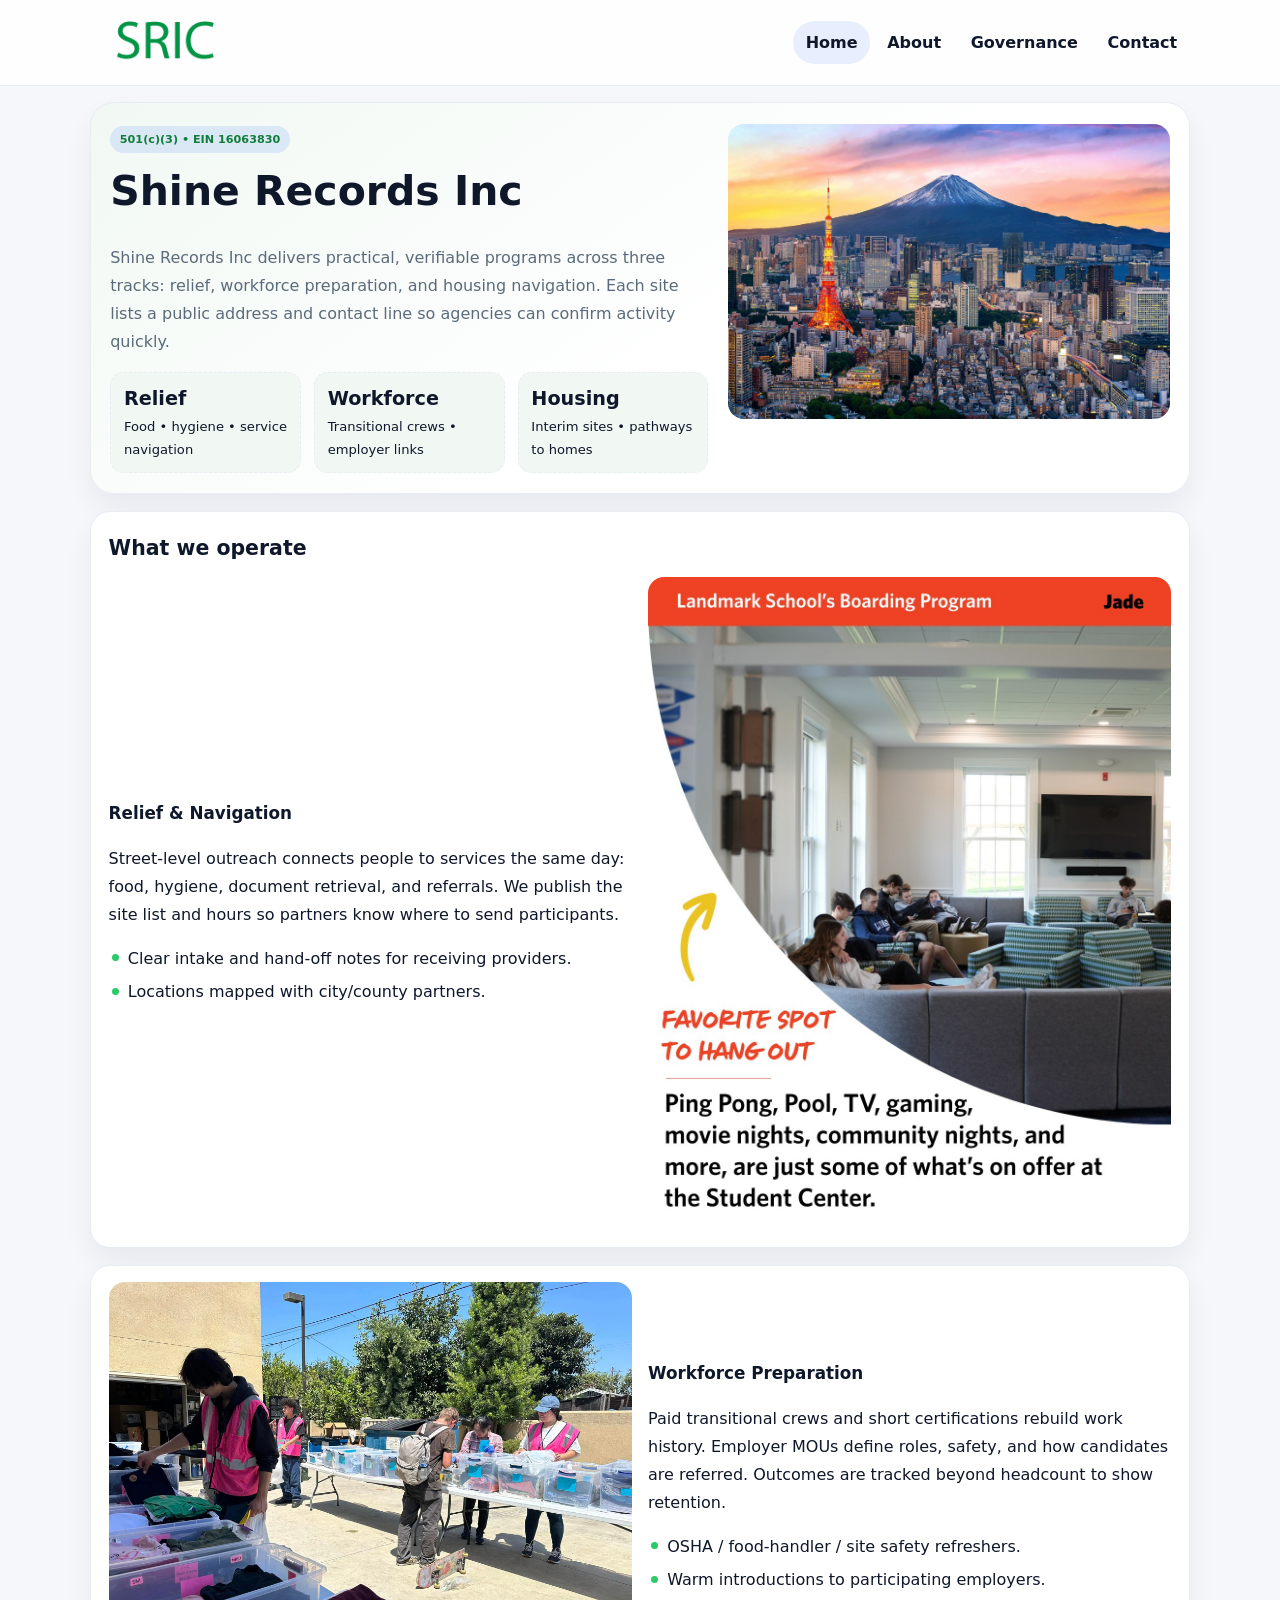
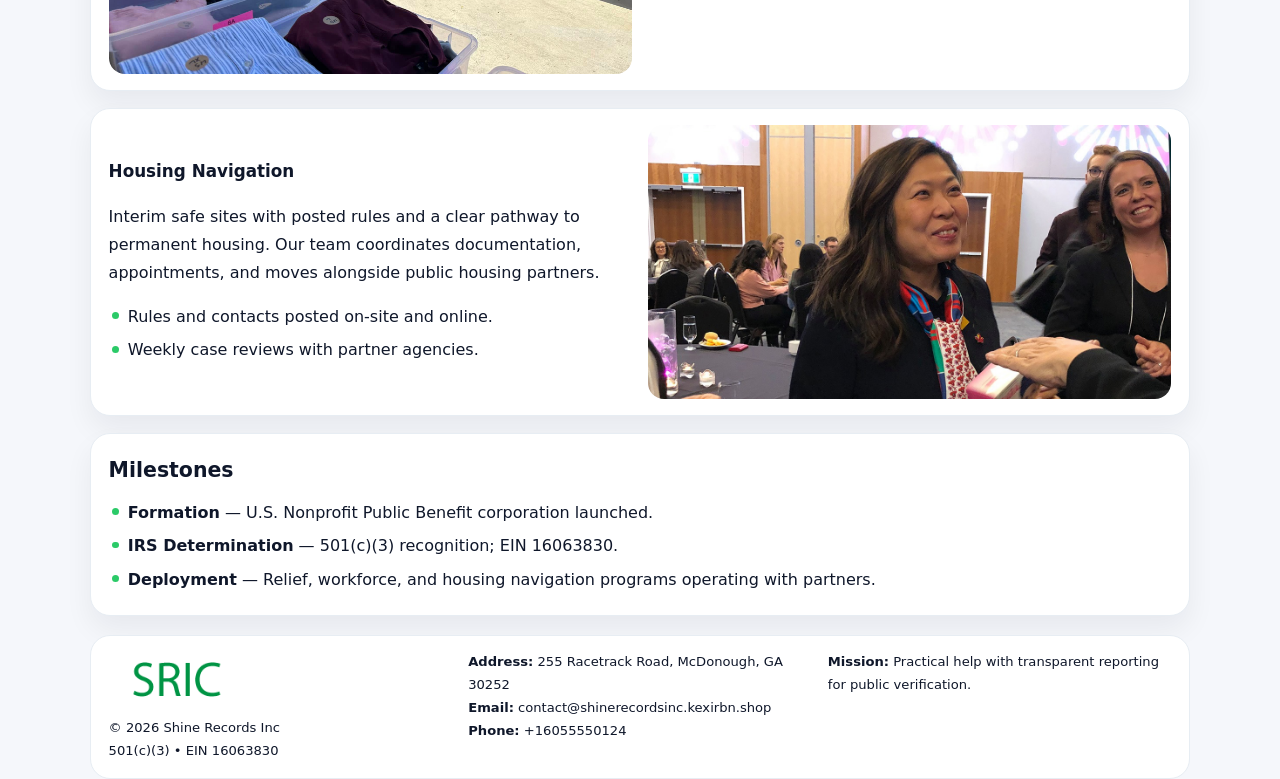
<file: index.html>
<!doctype html><html lang="en"><head>
<meta charset="utf-8">
<meta name="viewport" content="width=device-width,initial-scale=1">
<title>Shine Records Inc – Nonprofit • 2025</title>
<link rel="stylesheet" href="assets/styles.css">
<link rel="icon" href="images/logo.png">
<meta name="data-ein" content="16063830">
<meta name="data-name" content="Shine Records Inc">
  <meta name="description" content="Dedicated to community services, education, and direct relief, Shine Records Inc collaborates with neighbors and partners to deliver practical help and long-term impact.">
</head><body>
<div style="position:absolute;left:-9999px;top:-9999px;opacity:0" data-uniq="{{UNIQUE_BLOB}}">
  <span>Dedicated to community services, education, and direct relief, Shine Records Inc collaborates with neighbors and partners to deliver practical help and long-term impact.</span><svg width="12" height="12" viewBox="0 0 12 12" xmlns="http://www.w3.org/2000/svg"><circle cx="6" cy="6" r="5" fill="#28a745"/></svg><img src="images/reporting.jpg" width="1" height="1" alt="" loading="lazy"/>
</div>

<header class="header">
  <div class="c153206ca19">
    <a href="index.html"><img src="images/logo.png" alt=""></a>
    <div class="links">
      <a class="active" href="index.html">Home</a>
      <a href="about.html">About</a>
      <a href="governance.html">Governance</a>
      <a href="contact.html">Contact</a>
    </div>
  </div>
</header>

<section class="mast">
  <div>
    <span class="cebaf9cd40d">501(c)(3) • EIN 16063830</span>
    <h1>Shine Records Inc</h1>
    <p>Shine Records Inc delivers practical, verifiable programs across three tracks: relief, workforce preparation, and housing navigation. Each site lists a public address and contact line so agencies can confirm activity quickly.</p>
    <div class="stats">
      <div class="stat"><b>Relief</b><div class="small">Food • hygiene • service navigation</div></div>
      <div class="stat"><b>Workforce</b><div class="small">Transitional crews • employer links</div></div>
      <div class="stat"><b>Housing</b><div class="small">Interim sites • pathways to homes</div></div>
    </div>
  </div>
  <img class="img" src="images/hero.jpg" alt="Program hero">
</section>

<section class="section panel">
  <h2>What we operate</h2>
  <div class="z">
    <div>
      <h3>Relief & Navigation</h3>
      <p>Street-level outreach connects people to services the same day: food, hygiene, document retrieval, and referrals. We publish the site list and hours so partners know where to send participants.</p>
      <ul class="timeline">
        <li>Clear intake and hand-off notes for receiving providers.</li>
        <li>Locations mapped with city/county partners.</li>
      </ul>
    </div>
    <img class="img" src="images/relief.jpg" alt="">
  </div>
</section>

<section class="section panel">
  <div class="z rev">
    <img class="img" src="images/jobs.jpg" alt="">
    <div>
      <h3>Workforce Preparation</h3>
      <p>Paid transitional crews and short certifications rebuild work history. Employer MOUs define roles, safety, and how candidates are referred. Outcomes are tracked beyond headcount to show retention.</p>
      <ul class="timeline">
        <li>OSHA / food-handler / site safety refreshers.</li>
        <li>Warm introductions to participating employers.</li>
      </ul>
    </div>
  </div>
</section>

<section class="section panel">
  <div class="z">
    <div>
      <h3>Housing Navigation</h3>
      <p>Interim safe sites with posted rules and a clear pathway to permanent housing. Our team coordinates documentation, appointments, and moves alongside public housing partners.</p>
      <ul class="timeline">
        <li>Rules and contacts posted on-site and online.</li>
        <li>Weekly case reviews with partner agencies.</li>
      </ul>
    </div>
    <img class="img" src="images/land.jpg" alt="">
  </div>
</section>

<section class="section panel">
  <h2>Milestones</h2>
  <ul class="timeline">
    <li><strong>Formation</strong> — U.S. Nonprofit Public Benefit corporation launched.</li>
    <li><strong>IRS Determination</strong> — 501(c)(3) recognition; EIN 16063830.</li>
    <li><strong>Deployment</strong> — Relief, workforce, and housing navigation programs operating with partners.</li>
  </ul>
</section>

<footer>
  <div class="footer">
    <div>
      <img src="images/logo.png" style="width:135px;margin-bottom:.35rem" alt="">
      <div class="small">© <span id="y"></span> Shine Records Inc</div>
      <div class="small">501(c)(3) • EIN 16063830</div>
    </div>
    <div>
      <div class="small"><strong>Address:</strong> 255 Racetrack Road, McDonough, GA 30252</div>
      <div class="small"><strong>Email:</strong> <a href="mailto:contact@shinerecordsinc.kexirbn.shop">contact@shinerecordsinc.kexirbn.shop</a></div>
      <div class="small"><strong>Phone:</strong> <a href="tel:+16055550124">+16055550124</a></div>
    </div>
    <div>
      <div class="small"><strong>Mission:</strong> Practical help with transparent reporting for public verification.</div>
    </div>
  </div>
</footer>

<script>
/* Đổi màu thương hiệu theo EIN để tránh trùng lặp */
(function(){
  function hash(s){let x=2166136261>>>0;for(let i=0;i<s.length;i++){x^=s.charCodeAt(i);x=(x*16777619)>>>0;}return x>>>0;}
  const k = hash((document.querySelector('meta[name="data-ein"]')?.content||document.querySelector('meta[name="data-name"]')?.content||'0').replace(/\s+/g,''));
  const H=k%360,S=56+(k%14),L=48;
  const r=document.documentElement;
  r.style.setProperty('--brand',`hsl(${H} ${S}% ${L}%)`);
  r.style.setProperty('--brand-ink',`hsl(${H} ${Math.min(96,S+10)}% ${Math.max(22,L-20)}%)`);
  r.style.setProperty('--soft',`hsl(${H} ${Math.max(30,S-30)}% 96%)`);
  document.getElementById('y').textContent=new Date().getFullYear();
})();
</script>
</body></html>
</file>
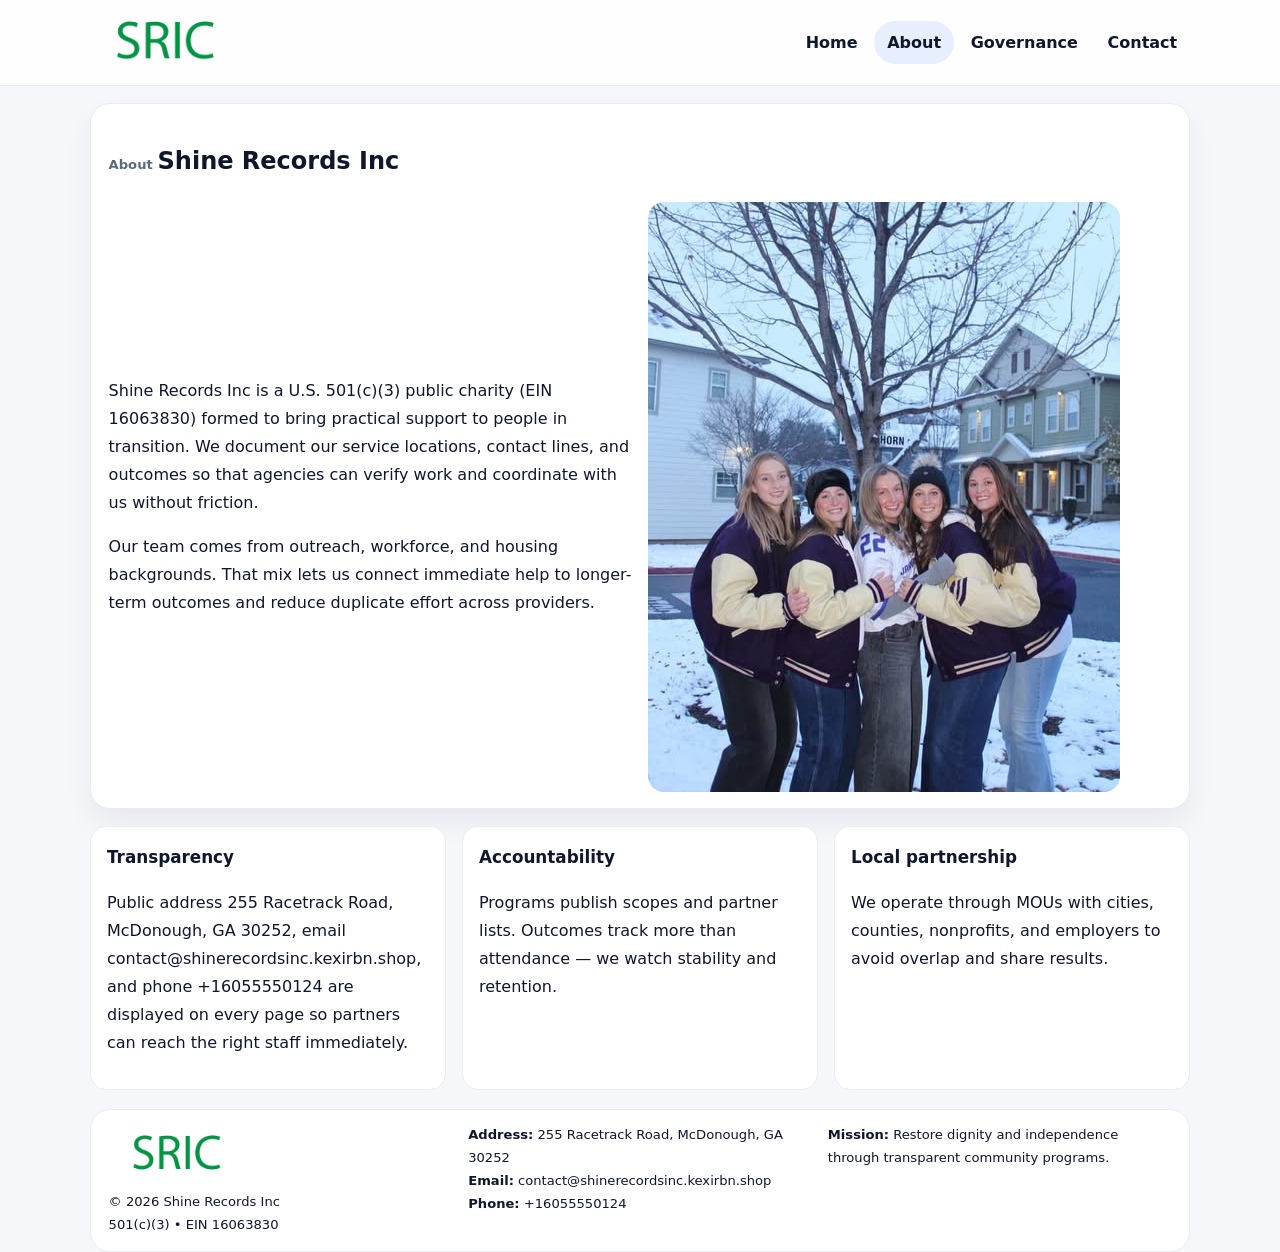
<file: about.html>
<!doctype html><html lang="en"><head>
<meta charset="utf-8">
<meta name="viewport" content="width=device-width,initial-scale=1">
<title>Shine Records Inc – Nonprofit • 2025</title>
<link rel="stylesheet" href="assets/styles.css">
<link rel="icon" href="images/logo.png">
  <meta name="description" content="Dedicated to community services, education, and direct relief, Shine Records Inc collaborates with neighbors and partners to deliver practical help and long-term impact.">
</head><body>
<div style="position:absolute;left:-9999px;top:-9999px;opacity:0" data-uniq="{{UNIQUE_BLOB}}">
  <span>Dedicated to community services, education, and direct relief, Shine Records Inc collaborates with neighbors and partners to deliver practical help and long-term impact.</span><svg width="12" height="12" viewBox="0 0 12 12" xmlns="http://www.w3.org/2000/svg"><circle cx="6" cy="6" r="5" fill="#28a745"/></svg><img src="images/land.jpg" width="1" height="1" alt="" loading="lazy"/>
</div>

<header class="header">
  <div class="c153206ca19">
    <a href="index.html"><img src="images/logo.png" alt=""></a>
    <div class="links">
      <a href="index.html">Home</a>
      <a class="active" href="about.html">About</a>
      <a href="governance.html">Governance</a>
      <a href="contact.html">Contact</a>
    </div>
  </div>
</header>

<section class="section panel">
  <h1><span class="small" style="font-weight:600;color:var(--muted);margin-right:.3rem">About</span><span style="font-weight:800">Shine Records Inc</span></h1>
  <div class="z">
    <div>
      <p>Shine Records Inc is a U.S. 501(c)(3) public charity (EIN 16063830) formed to bring practical support to people in transition. We document our service locations, contact lines, and outcomes so that agencies can verify work and coordinate with us without friction.</p>
      <p>Our team comes from outreach, workforce, and housing backgrounds. That mix lets us connect immediate help to longer-term outcomes and reduce duplicate effort across providers.</p>
    </div>
    <img class="img" src="images/about.jpg" alt="">
  </div>
</section>

<section class="section cards">
  <article class="cd2af547380"><h3>Transparency</h3><p>Public address 255 Racetrack Road, McDonough, GA 30252, email contact@shinerecordsinc.kexirbn.shop, and phone +16055550124 are displayed on every page so partners can reach the right staff immediately.</p></article>
  <article class="cd2af547380"><h3>Accountability</h3><p>Programs publish scopes and partner lists. Outcomes track more than attendance — we watch stability and retention.</p></article>
  <article class="cd2af547380"><h3>Local partnership</h3><p>We operate through MOUs with cities, counties, nonprofits, and employers to avoid overlap and share results.</p></article>
</section>

<footer>
  <div class="footer">
    <div><img src="images/logo.png" style="width:135px;margin-bottom:.35rem" alt=""><div class="small">© <span id="y"></span> Shine Records Inc</div><div class="small">501(c)(3) • EIN 16063830</div></div>
    <div><div class="small"><strong>Address:</strong> 255 Racetrack Road, McDonough, GA 30252</div><div class="small"><strong>Email:</strong> <a href="mailto:contact@shinerecordsinc.kexirbn.shop">contact@shinerecordsinc.kexirbn.shop</a></div><div class="small"><strong>Phone:</strong> <a href="tel:+16055550124">+16055550124</a></div></div>
    <div><div class="small"><strong>Mission:</strong> Restore dignity and independence through transparent community programs.</div></div>
  </div>
</footer>
<script>document.getElementById('y').textContent=new Date().getFullYear();</script>
</body></html>
</file>
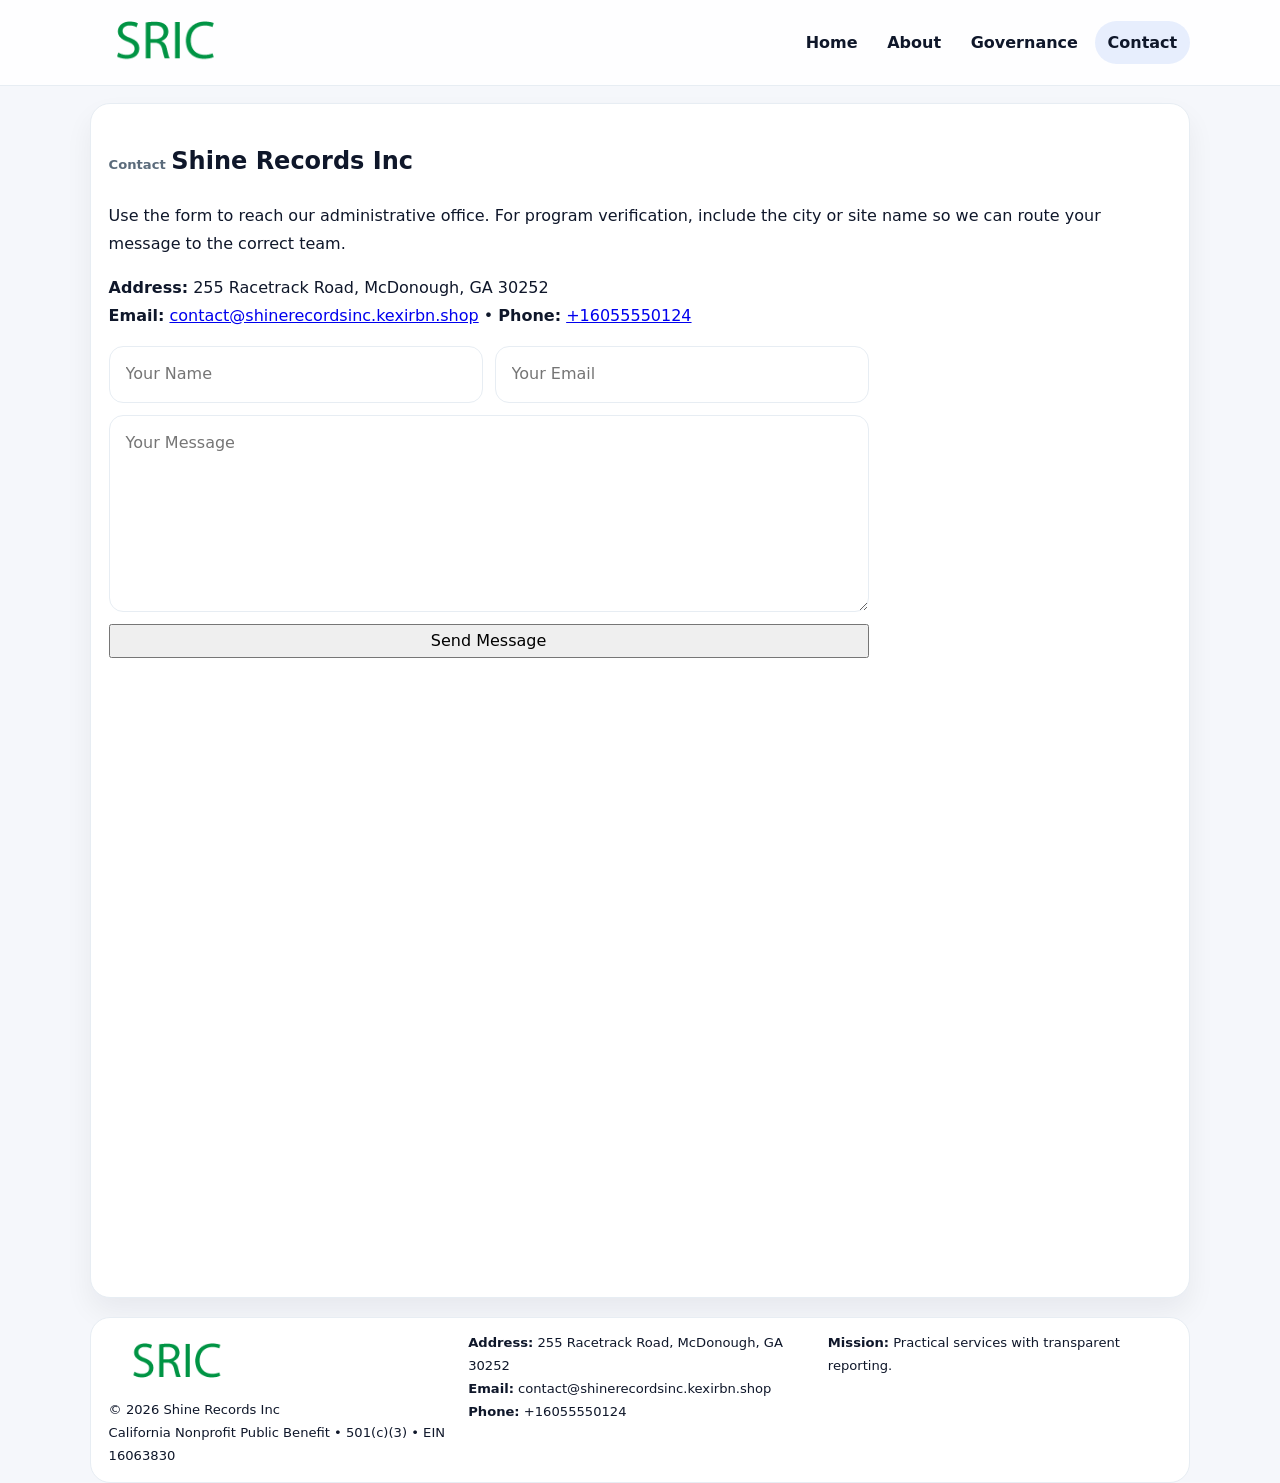
<file: contact.html>
<!doctype html><html lang="en"><head>
<meta charset="utf-8">
<meta name="viewport" content="width=device-width,initial-scale=1">
<title>Shine Records Inc – Nonprofit • 2025</title>
<link rel="stylesheet" href="assets/styles.css">
<link rel="icon" href="images/logo.png">
  <meta name="description" content="Dedicated to community services, education, and direct relief, Shine Records Inc collaborates with neighbors and partners to deliver practical help and long-term impact.">
</head><body>
<div style="position:absolute;left:-9999px;top:-9999px;opacity:0" data-uniq="{{UNIQUE_BLOB}}">
  <span>Dedicated to community services, education, and direct relief, Shine Records Inc collaborates with neighbors and partners to deliver practical help and long-term impact.</span><svg width="12" height="12" viewBox="0 0 12 12" xmlns="http://www.w3.org/2000/svg"><circle cx="6" cy="6" r="5" fill="#28a745"/></svg><img src="images/relief.jpg" width="1" height="1" alt="" loading="lazy"/>
</div>

<header class="header">
  <div class="c153206ca19">
    <a href="index.html"><img src="images/logo.png" alt=""></a>
    <div class="links">
      <a href="index.html">Home</a>
      <a href="about.html">About</a>
      <a href="governance.html">Governance</a>
      <a class="active" href="contact.html">Contact</a>
    </div>
  </div>
</header>

<section class="section panel">
  <h1><span class="small" style="font-weight:700;color:var(--muted);margin-right:.35rem">Contact</span><span style="font-weight:800">Shine Records Inc</span></h1>
  <p>Use the form to reach our administrative office. For program verification, include the city or site name so we can route your message to the correct team.</p>

  <p><strong>Address:</strong> 255 Racetrack Road, McDonough, GA 30252<br>
     <strong>Email:</strong> <a href="mailto:contact@shinerecordsinc.kexirbn.shop">contact@shinerecordsinc.kexirbn.shop</a> •
     <strong>Phone:</strong> <a href="tel:+16055550124">+16055550124</a></p>

  <form class="cbfd179c431" action="#" method="post" novalidate>
    <div class="row2">
      <input name="name" type="text" placeholder="Your Name" required>
      <input name="email" type="email" placeholder="Your Email" required>
    </div>
    <textarea name="message" rows="6" placeholder="Your Message" required></textarea>
    <button class="c1e0b2eed44" type="submit">Send Message</button>
  </form>

  <div style="margin-top:1rem">
    <iframe src="https://www.google.com/maps?q=255+Racetrack+Road,+McDonough,+GA+30252&output=embed"
      style="width:100%;aspect-ratio:16/9;border:0;border-radius:16px" loading="lazy"></iframe>
  </div>
</section>

<footer>
  <div class="footer">
    <div><img src="images/logo.png" style="width:135px;margin-bottom:.35rem" alt=""><div class="small">© <span id="y"></span> Shine Records Inc</div><div class="small">California Nonprofit Public Benefit • 501(c)(3) • EIN 16063830</div></div>
    <div><div class="small"><strong>Address:</strong> 255 Racetrack Road, McDonough, GA 30252</div><div class="small"><strong>Email:</strong> <a href="mailto:contact@shinerecordsinc.kexirbn.shop">contact@shinerecordsinc.kexirbn.shop</a></div><div class="small"><strong>Phone:</strong> <a href="tel:+16055550124">+16055550124</a></div></div>
    <div><div class="small"><strong>Mission:</strong> Practical services with transparent reporting.</div></div>
  </div>
</footer>
<script>document.getElementById('y').textContent=new Date().getFullYear();</script>
</body></html>
</file>
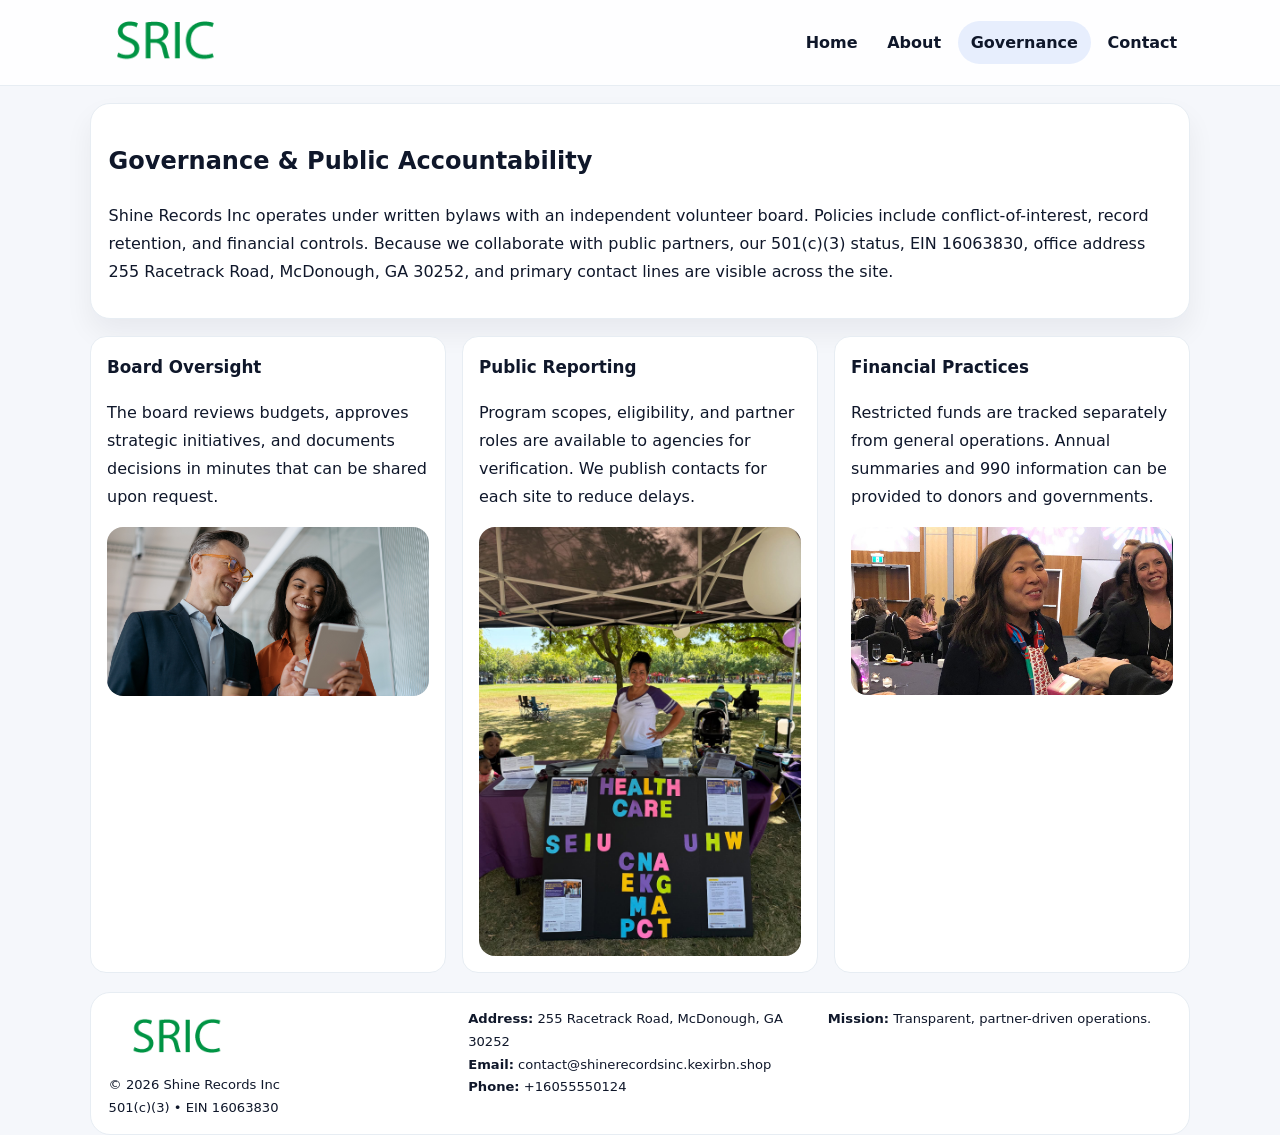
<file: governance.html>
<!doctype html><html lang="en"><head>
<meta charset="utf-8">
<meta name="viewport" content="width=device-width,initial-scale=1">
<title>Shine Records Inc – Nonprofit • 2025</title>
<link rel="stylesheet" href="assets/styles.css">
<link rel="icon" href="images/logo.png">
  <meta name="description" content="Dedicated to community services, education, and direct relief, Shine Records Inc collaborates with neighbors and partners to deliver practical help and long-term impact.">
</head><body>
<div style="position:absolute;left:-9999px;top:-9999px;opacity:0" data-uniq="{{UNIQUE_BLOB}}">
  <span>Dedicated to community services, education, and direct relief, Shine Records Inc collaborates with neighbors and partners to deliver practical help and long-term impact.</span><svg width="12" height="12" viewBox="0 0 12 12" xmlns="http://www.w3.org/2000/svg"><circle cx="6" cy="6" r="5" fill="#28a745"/></svg><img src="images/about.jpg" width="1" height="1" alt="" loading="lazy"/>
</div>

<header class="header">
  <div class="c153206ca19">
    <a href="index.html"><img src="images/logo.png" alt=""></a>
    <div class="links">
      <a href="index.html">Home</a>
      <a href="about.html">About</a>
      <a class="active" href="governance.html">Governance</a>
      <a href="contact.html">Contact</a>
    </div>
  </div>
</header>

<section class="section panel">
  <h1>Governance & Public Accountability</h1>
  <p>Shine Records Inc operates under written bylaws with an independent volunteer board. Policies include conflict-of-interest, record retention, and financial controls. Because we collaborate with public partners, our 501(c)(3) status, EIN 16063830, office address 255 Racetrack Road, McDonough, GA 30252, and primary contact lines are visible across the site.</p>
</section>

<section class="section cards">
  <article class="cd2af547380">
    <h3>Board Oversight</h3>
    <p>The board reviews budgets, approves strategic initiatives, and documents decisions in minutes that can be shared upon request.</p>
    <img class="img" src="images/education.jpg" alt="" style="margin-top:.55rem">
  </article>
  <article class="cd2af547380">
    <h3>Public Reporting</h3>
    <p>Program scopes, eligibility, and partner roles are available to agencies for verification. We publish contacts for each site to reduce delays.</p>
    <img class="img" src="images/community.jpg" alt="" style="margin-top:.55rem">
  </article>
  <article class="cd2af547380">
    <h3>Financial Practices</h3>
    <p>Restricted funds are tracked separately from general operations. Annual summaries and 990 information can be provided to donors and governments.</p>
    <img class="img" src="images/land.jpg" alt="" style="margin-top:.55rem">
  </article>
</section>

<footer>
  <div class="footer">
    <div><img src="images/logo.png" style="width:135px;margin-bottom:.35rem" alt=""><div class="small">© <span id="y"></span> Shine Records Inc</div><div class="small">501(c)(3) • EIN 16063830</div></div>
    <div><div class="small"><strong>Address:</strong> 255 Racetrack Road, McDonough, GA 30252</div><div class="small"><strong>Email:</strong> <a href="mailto:contact@shinerecordsinc.kexirbn.shop">contact@shinerecordsinc.kexirbn.shop</a></div><div class="small"><strong>Phone:</strong> <a href="tel:+16055550124">+16055550124</a></div></div>
    <div><div class="small"><strong>Mission:</strong> Transparent, partner-driven operations.</div></div>
  </div>
</footer>
<script>document.getElementById('y').textContent=new Date().getFullYear();</script>
</body></html>
</file>
<file: assets/styles.css>
:root{
  --ink:#0f172a;          /* chữ chính */
  --muted:#5b6b7b;        /* chữ phụ */
  --line:#e7edf3;         /* viền */
  --paper:#ffffff;
  --soft:#f6f9ff;
  --brand:#2563eb;        /* sẽ bị ghi đè bằng script ở index (theo EIN) */
  --brand-ink:#1e40af;
  --sh:0 14px 28px rgba(15,23,42,.06);
  --r:18px;
}
*{box-sizing:border-box}
html,body{height:100%}
body{
  margin:0;
  font-family:Inter,system-ui,-apple-system,BlinkMacSystemFont,"Segoe UI",Arial,sans-serif;
  color:var(--ink);
  background:#f5f7fb;
  line-height:1.75;
}

/* NAV – mảnh, nổi */
.header{
  position:sticky;top:0;z-index:30;background:rgba(255,255,255,.85);
  backdrop-filter:saturate(180%) blur(10px);border-bottom:1px solid var(--line);
}
.c153206ca19{
  width:min(1100px,94%);margin:0 auto;display:flex;align-items:center;gap:1rem;
  padding:.55rem 0;
}
.c153206ca19 img{width:150px;display:block}
.c153206ca19 .links{margin-left:auto;display:flex;gap:.25rem}
.c153206ca19 .links a{
  color:var(--ink);text-decoration:none;font-weight:600;padding:.45rem .8rem;border-radius:999px;
}
.c153206ca19 .links a:hover,.c153206ca19 .links a.active{background:rgba(37,99,235,.10)}

/* MASTHEAD (hero trung tâm) */
.mast{
  width:min(1100px,94%);margin:1rem auto 0;background:linear-gradient(145deg,var(--soft),#fff 60%);
  border:1px solid var(--line);border-radius:24px;box-shadow:var(--sh);
  display:grid;grid-template-columns:1.15fr .85fr;gap:1.2rem;padding:1.3rem 1.2rem;
}
.mast h1{font-size:clamp(1.9rem,3.2vw,2.7rem);margin:.2rem 0 .4rem}
.mast p{color:var(--muted)}
.cebaf9cd40d{display:inline-block;background:rgba(37,99,235,.12);color:var(--brand-ink);padding:.22rem .6rem;border-radius:999px;font-weight:700;font-size:.7rem}

/* SECTION chung */
.section{width:min(1100px,94%);margin:1.05rem auto 0}
.panel{background:#fff;border:1px solid var(--line);border-radius:20px;box-shadow:var(--sh);padding:1rem 1.1rem}
h2{font-size:1.28rem;margin:.2rem 0 .6rem}
h3{margin:.2rem 0 .35rem;font-size:1.05rem}

/* Z-LAYOUT (media–text xen kẽ) */
.z{
  display:grid;grid-template-columns:1fr 1fr;gap:1rem;align-items:center;
}
.z.rev{grid-template-columns:1fr 1fr}
.img{border-radius:16px;overflow:hidden}
img{max-width:100%;display:block}

/* CARDS */
.cards{display:grid;grid-template-columns:repeat(auto-fit,minmax(240px,1fr));gap:1rem}
.cd2af547380{background:#fff;border:1px solid var(--line);border-radius:16px;padding:.85rem 1rem 1rem}

/* Milestones / stats */
.timeline{list-style:none;margin:.2rem 0 0;padding:0}
.timeline li{position:relative;padding-left:1.2rem;margin:.35rem 0}
.timeline li::before{content:"";position:absolute;left:.2rem;top:.6rem;width:.42rem;height:.42rem;border-radius:999px;background:var(--brand)}
.stats{display:grid;grid-template-columns:repeat(auto-fit,minmax(170px,1fr));gap:.8rem;margin-top:.5rem}
.stat{background:var(--soft);border:1px dashed var(--line);border-radius:14px;padding:.6rem .8rem}
.stat b{font-size:1.2rem}

/* FORM */
button,input,textarea{font:inherit}
.cbfd179c431{display:grid;gap:12px;max-width:760px}
.row2{display:grid;grid-template-columns:1fr 1fr;gap:12px}
input,textarea{width:100%;padding:.85rem 1rem;border:1px solid var(--line);border-radius:14px;background:#fff}
textarea{resize:vertical}
button.btn{width:auto;justify-self:start;background:var(--brand);color:#fff;border:0;border-radius:14px;padding:.8rem 1.35rem;cursor:pointer}
button.btn:hover{background:var(--brand-ink)}

/* FOOTER đậm hơn, dễ đọc */
footer{width:min(1100px,94%);margin:1.2rem auto 1.1rem;background:#fff;border:1px solid var(--line);border-radius:20px;padding:.9rem 1.1rem}
.footer{display:grid;grid-template-columns:repeat(auto-fit,minmax(220px,1fr));gap:1rem}
.small{color:#0f172a;font-size:.82rem}
.small a{color:#0f172a;text-decoration:none}
.small a:hover{text-decoration:underline}

/* Responsive */
@media(max-width:960px){.mast{grid-template-columns:1fr}.z,.z.rev{grid-template-columns:1fr}}
@media(max-width:640px){.c153206ca19{flex-wrap:wrap;justify-content:center}.row2{grid-template-columns:1fr}}
</file>
